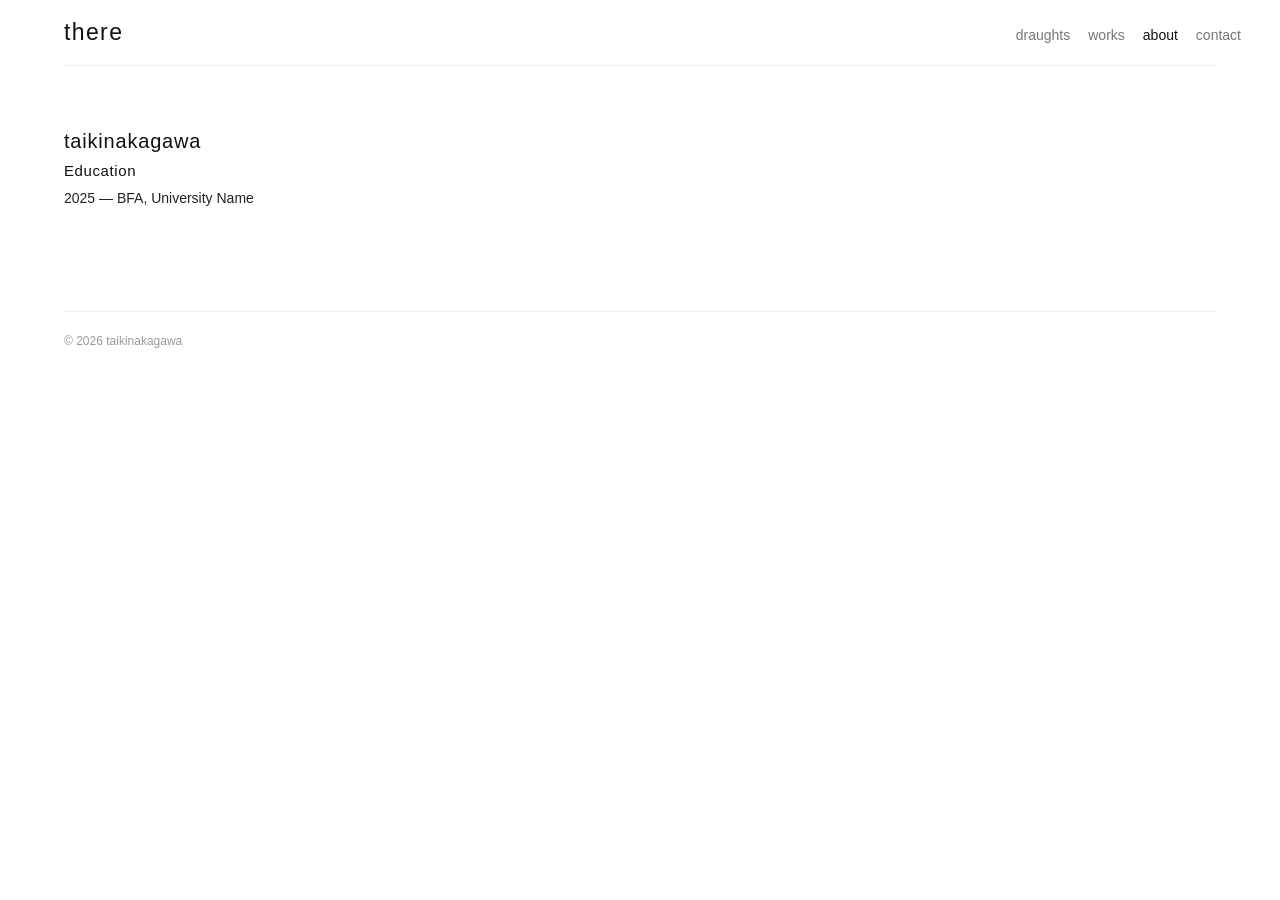
<file: about/index.html>
<!DOCTYPE html>
<html lang="en">
<head>
    <meta charset="UTF-8">
    <meta name="viewport" content="width=device-width, initial-scale=1.0">
    <title>About — us</title>
    <link rel="stylesheet" href="../style.css">
</head>
<body>

    <header class="site-header">
        <div class="site-title">
            <a href="../index.html">there</a>
        </div>
        <nav class="site-nav">
             <a href="../index.html#draughts">draughts</a>
            <a href="../index.html">works</a>
            <a href="./" class="active">about</a>
            <a href="../contact/">contact</a>
        </nav>
    </header>

    <main class="text-page">
        <section class="bio-section">
            <h1>taikinakagawa</h1>
        </section>

        <section class="cv-section">
            <h1>Education</h1>
            <ul>
                <li>2025 — BFA, University Name</li>
            </ul>
        </section>

        
    </main>

    </main>

    <footer class="site-footer">
        <p>&copy; 2026 taikinakagawa</p>
    </footer>

</body>
</html>
</file>
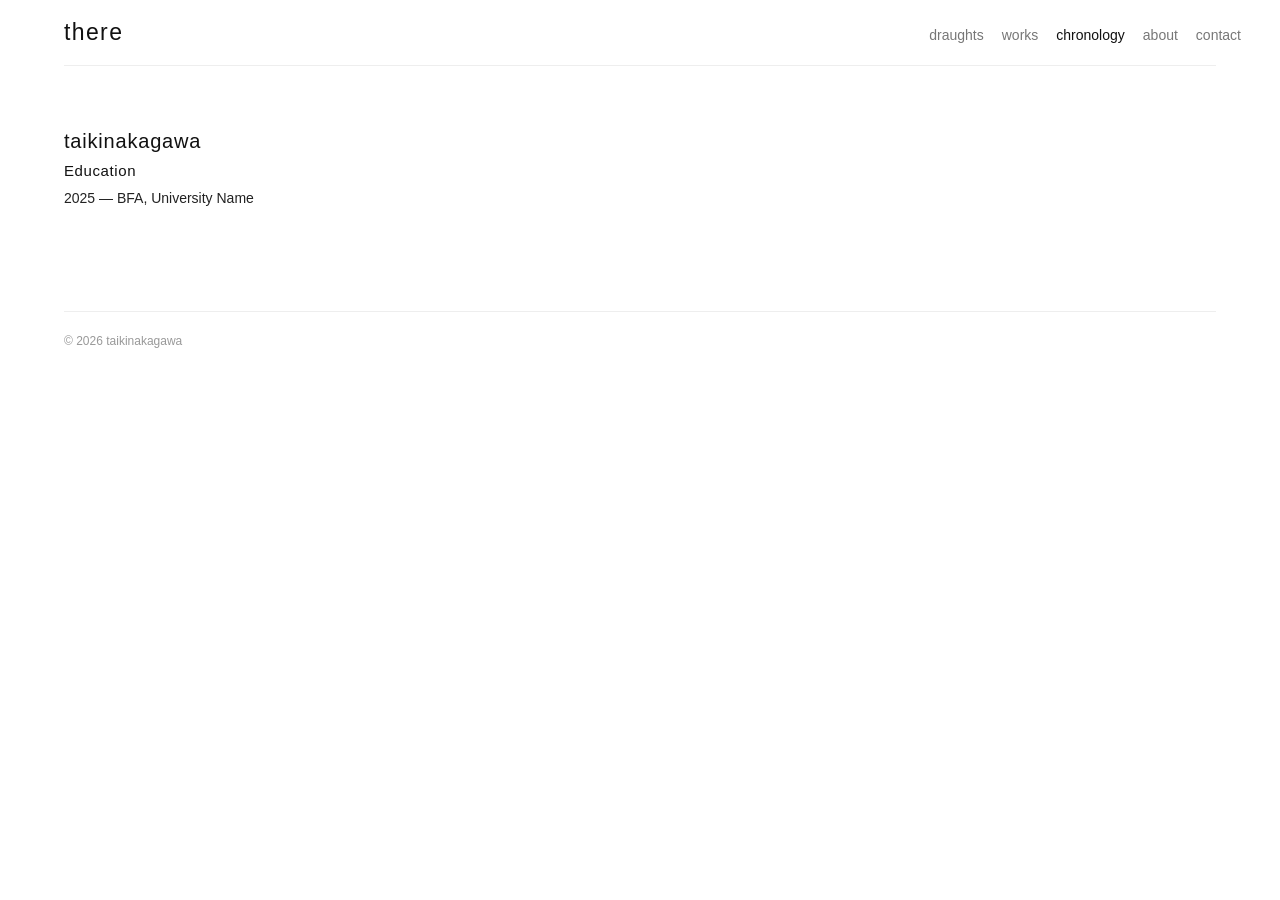
<file: chronology/index.html>
<!DOCTYPE html>
<html lang="en">
<head>
    <meta charset="UTF-8">
    <meta name="viewport" content="width=device-width, initial-scale=1.0">
    <title>About — us</title>
    <link rel="stylesheet" href="../style.css">
</head>
<body>

    <header class="site-header">
        <div class="site-title">
            <a href="../index.html">there</a>
        </div>
        <nav class="site-nav">
             <a href="../index.html#draughts">draughts</a>
            <a href="../index.html">works</a>
            <a href="./"class="active">chronology</a>
            <a href="../about/">about</a>
            <a href="../contact/">contact</a>
        </nav>
    </header>

    <main class="text-page">
        <section class="bio-section">
            <h1>taikinakagawa</h1>
        </section>

        <section class="cv-section">
            <h1>Education</h1>
            <ul>
                <li>2025 — BFA, University Name</li>
            </ul>
        </section>

    
    </main>

    </main>

    <footer class="site-footer">
        <p>&copy; 2026 taikinakagawa</p>
    </footer>

</body>
</html>
</file>
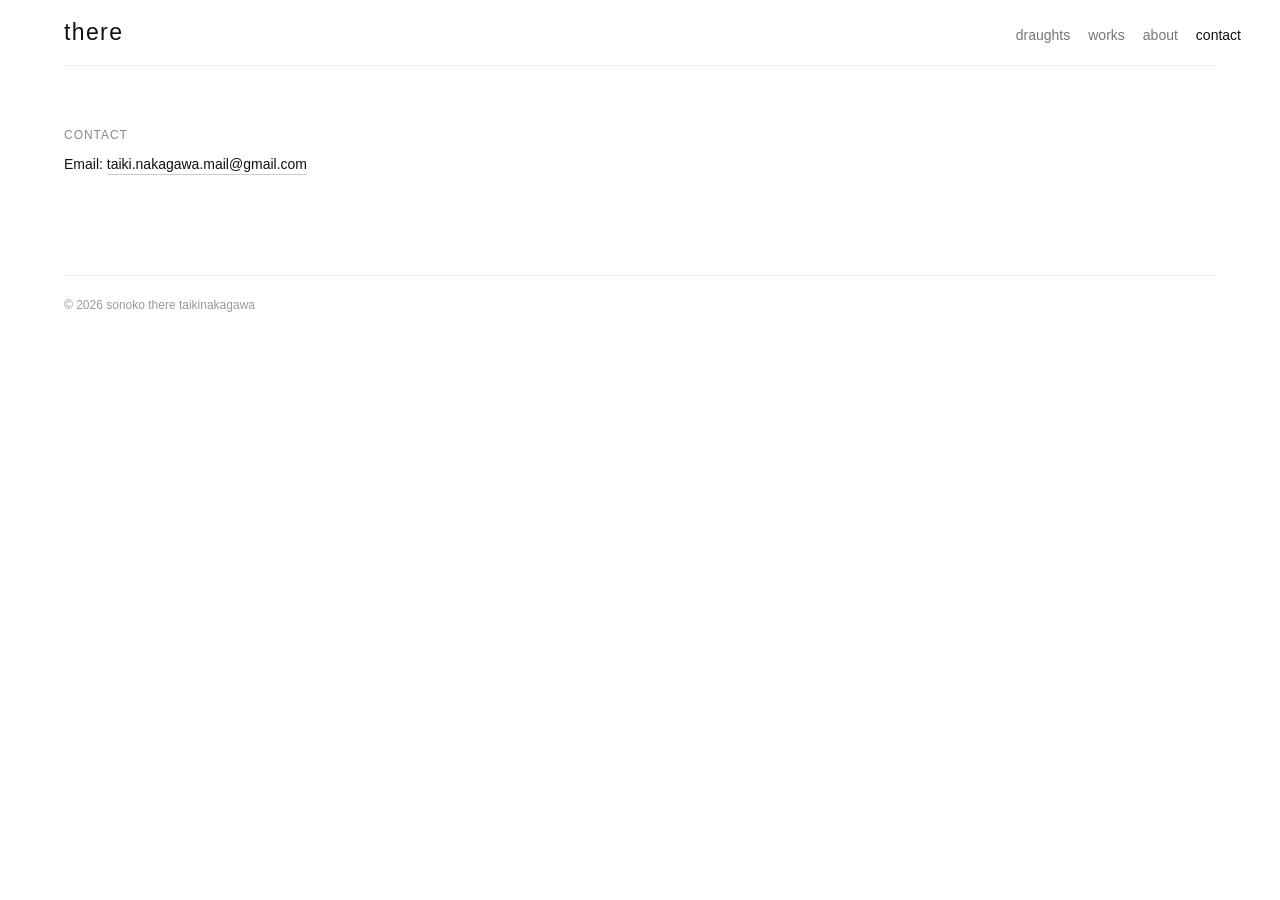
<file: contact/index.html>
<!DOCTYPE html>
<html lang="en">
<head>
    <meta charset="UTF-8">
    <meta name="viewport" content="width=device-width, initial-scale=1.0">
    <title>Contact </title>
    <link rel="stylesheet" href="../style.css">
</head>
<body>

    <header class="site-header">
        <div class="site-title">
            <a href="../index.html">there</a>
        </div>
        <nav class="site-nav">
             <a href="../index.html#draughts">draughts</a>
            <a href="../index.html">works</a>
            <a href="../about/">about</a>
            <a href="./" class="active">contact</a>
        </nav>
    </header>

    <main class="text-page">
        <section class="contact-section">
            <h2>Contact</h2>
            <p>Email: <a href="mailto:taiki.nakagawa.mail@gmail.com">taiki.nakagawa.mail@gmail.com</a></p>
        </section>
    </main>

    <footer class="site-footer">
        <p>&copy; 2026 sonoko there taikinakagawa</p>
    </footer>

</body>
</html>
</file>
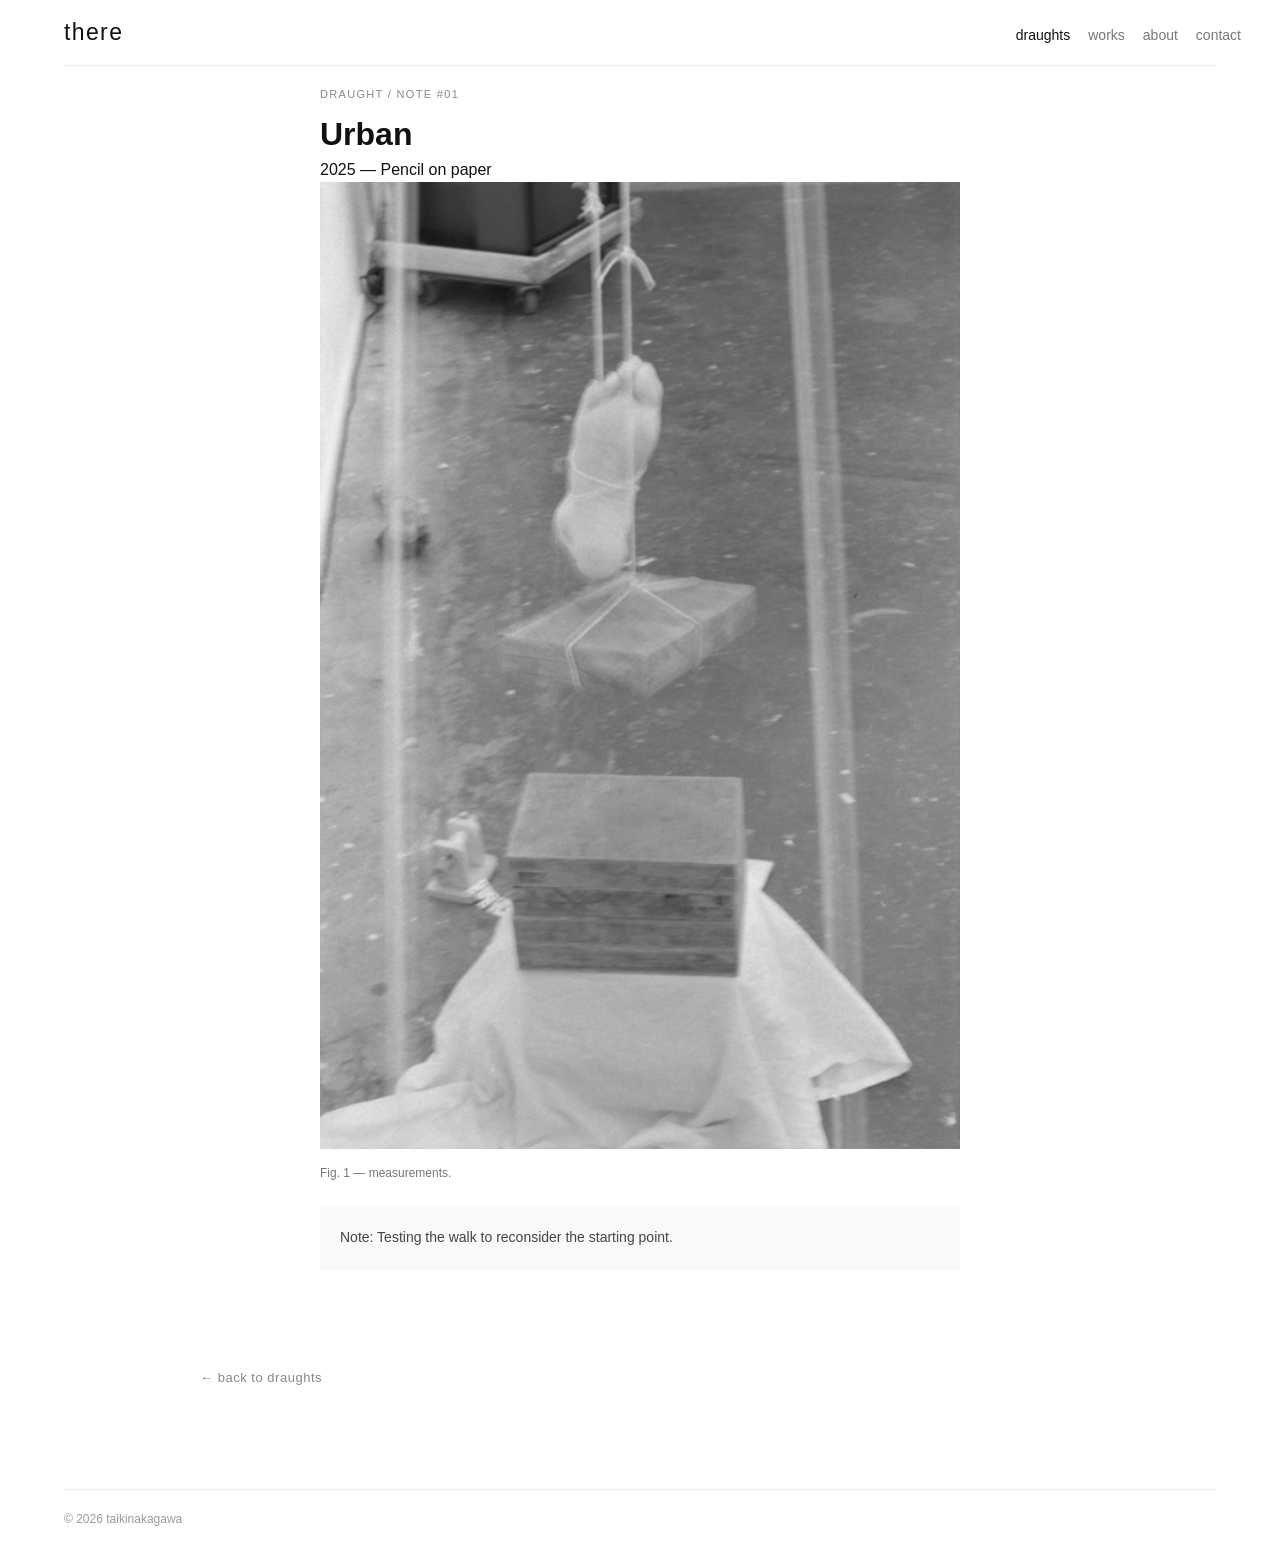
<file: draughts/draught1/index.html>
<!DOCTYPE html>
<html lang="en">
<head>
    <meta charset="UTF-8">
    <meta name="viewport" content="width=device-width, initial-scale=1.0">
    <title>Draught: Study for Urban Walk #01 — taikinakagawa</title>
    <link rel="stylesheet" href="../../style.css">
</head>
<body>

    <header class="site-header">
        <div class="site-title">
            <a href="../../index.html">there</a>
        </div>
        <nav class="site-nav">
            <a href="../../index.html#draughts" class="active">draughts</a>
            <a href="../../index.html">works</a>
            <a href="../../about/">about</a>
            <a href="../../contact/">contact</a>
        </nav>
    </header>

    <!-- draughts 専用のクラス（draught-detail） -->
    <main class="draught-detail">
        <div class="draught-header">
            <span class="draught-label">DRAUGHT / NOTE #01</span>
            <h1>Urban</h1>
            <p class="draught-meta">2025 — Pencil on paper</p>
        </div>

        <!-- スケッチとメモが交互に並ぶ構成 -->
        <div class="draught-stream">
            <figure class="draught-entry">
                <img src="../../images/11.2025.jpg" alt="Sketch 1">
                <figcaption>Fig. 1 — measurements.</figcaption>
            </figure>

            <div class="draught-note">
                <p>Note: Testing the walk to reconsider the starting point.</p>
            </div>
        </div>

        <div class="detail-back">
            <!-- 戻るボタンも draughts タブに直接戻る -->
            <a href="../../index.html#draughts">&larr; back to draughts</a>
        </div>
    </main>

    <footer class="site-footer">
        <p>&copy; 2026 taikinakagawa</p>
    </footer>

</body>
</html>
</file>
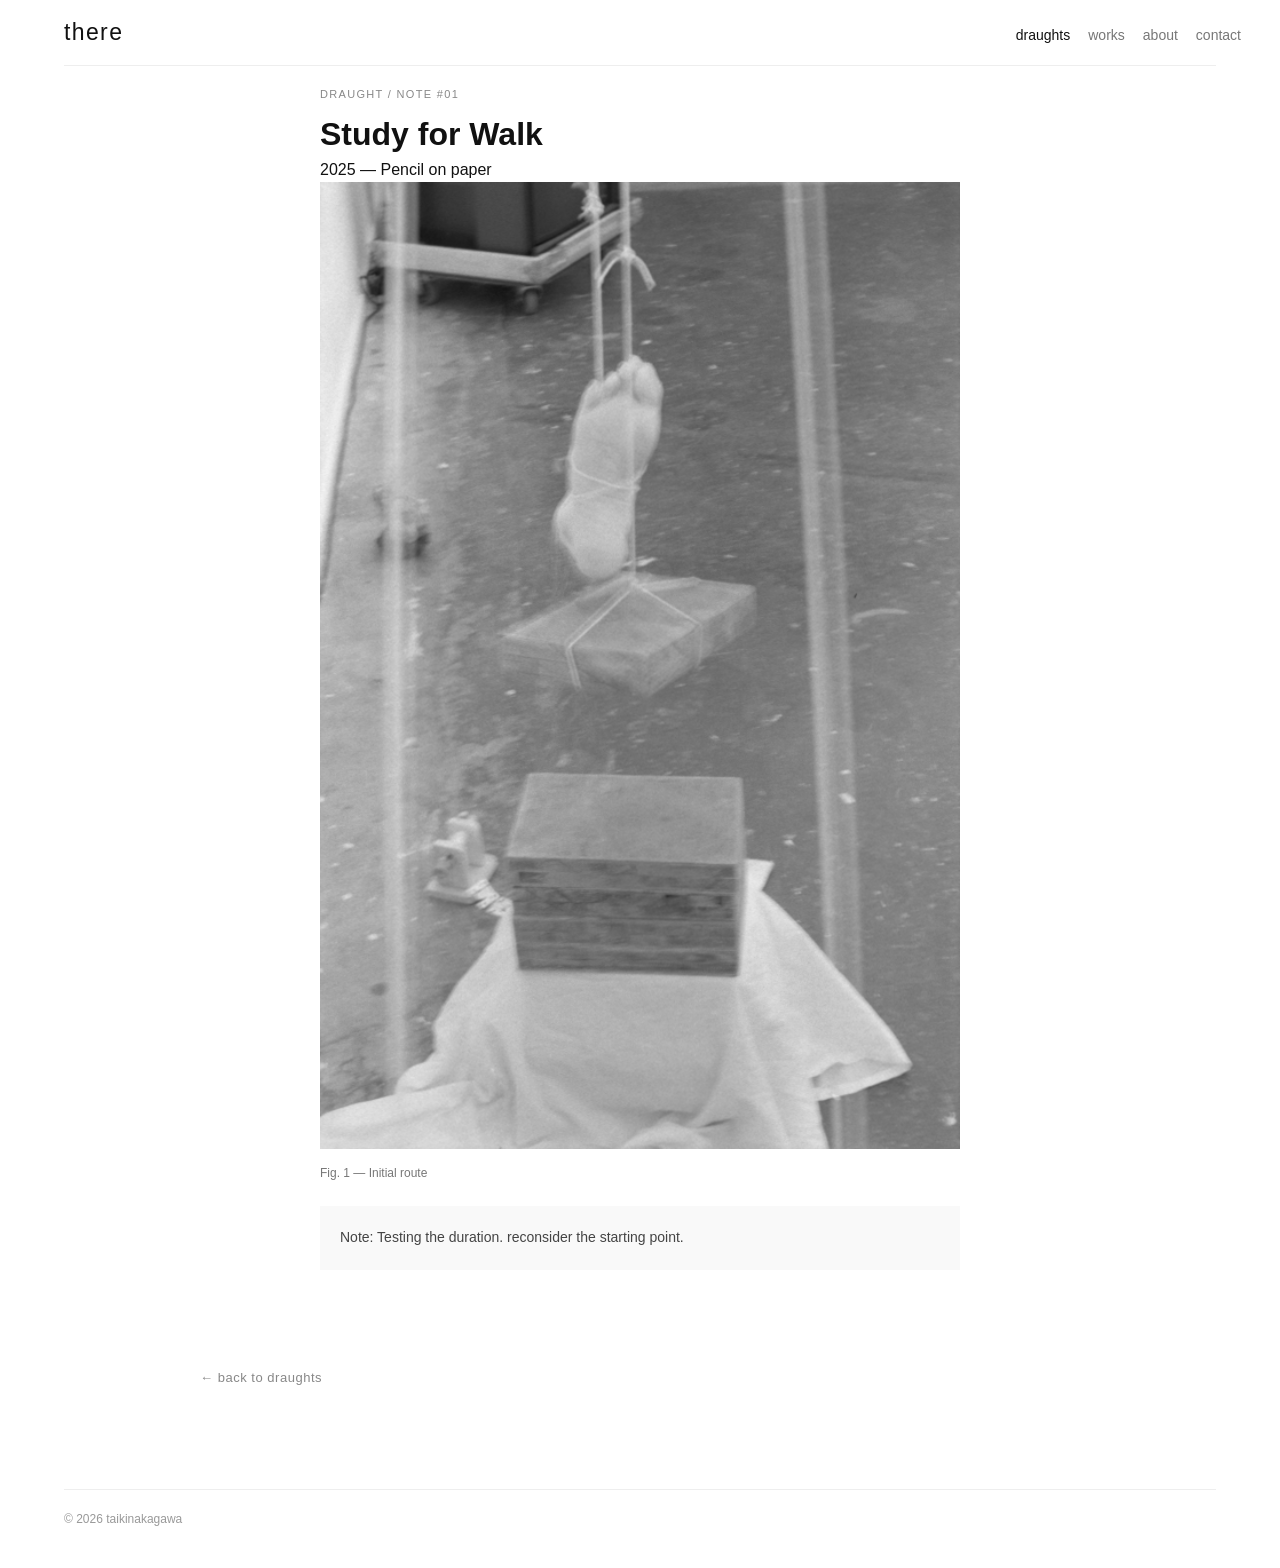
<file: draughts/draught2/index.html>
<!DOCTYPE html>
<html lang="en">
<head>
    <meta charset="UTF-8">
    <meta name="viewport" content="width=device-width, initial-scale=1.0">
    <title>Draught: Study for Urban Walk #01 — taikinakagawa</title>
    <link rel="stylesheet" href="../../style.css">
</head>
<body>

    <header class="site-header">
        <div class="site-title">
            <a href="../../index.html">there</a>
        </div>
        <nav class="site-nav">
            <a href="../../index.html#draughts" class="active">draughts</a>
            <a href="../../index.html">works</a>
            <a href="../../about/">about</a>
            <a href="../../contact/">contact</a>
        </nav>
    </header>

    <!-- draughts 専用のクラス（draught-detail） -->
    <main class="draught-detail">
        <div class="draught-header">
            <span class="draught-label">DRAUGHT / NOTE #01</span>
            <h1>Study for Walk</h1>
            <p class="draught-meta">2025 — Pencil on paper</p>
        </div>

        <!-- スケッチとメモが交互に並ぶ構成 -->
        <div class="draught-stream">
            <figure class="draught-entry">
                <img src="../../images/11.2025.jpg" alt="Sketch 1">
                <figcaption>Fig. 1 — Initial route</figcaption>
            </figure>

            <div class="draught-note">
                <p>Note: Testing the duration. reconsider the starting point.</p>
            </div>
        </div>

        <div class="detail-back">
            <!-- 戻るボタンも draughts タブに直接戻る -->
            <a href="../../index.html#draughts">&larr; back to draughts</a>
        </div>
    </main>

    <footer class="site-footer">
        <p>&copy; 2026 taikinakagawa</p>
    </footer>

</body>
</html>
</file>
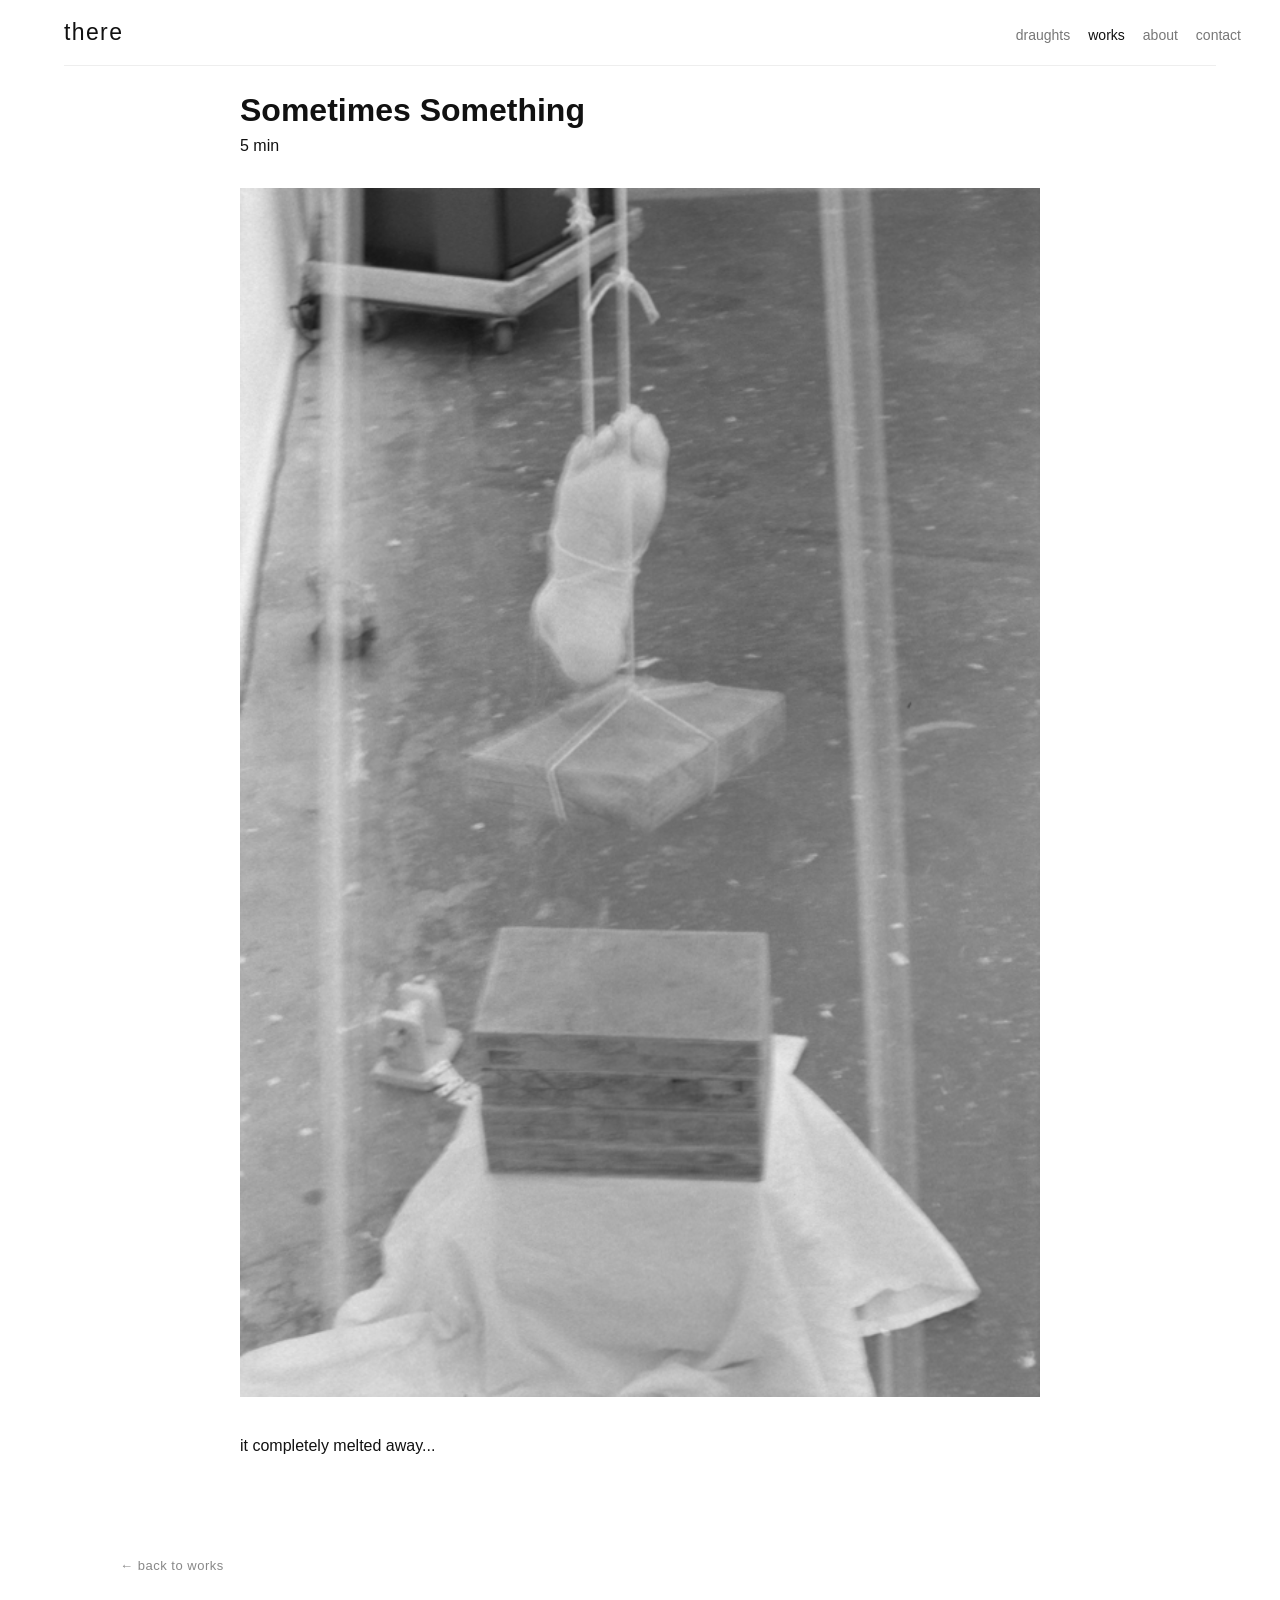
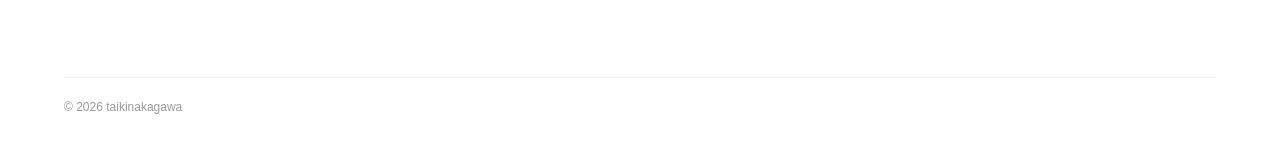
<file: works/work1/index.html>
<!DOCTYPE html>
<html lang="en">
<head>
    <meta charset="UTF-8">
    <meta name="viewport" content="width=device-width, initial-scale=1.0">
    <title>Sometimes Making Something Leads to Nothing — taikinakagawa</title>
    <!-- 2階層上の style.css を読み込むため ../../ を使用 -->
    <link rel="stylesheet" href="../../style.css">
</head>
<body>

    <header class="site-header">
        <div class="site-title">
            <a href="../../index.html">there</a>
        </div>
        <nav class="site-nav">
            <a href="../../index.html#draughts">draughts</a>
            <a href="../../index.html" class="active">works</a>
            <a href="../../about/">about</a>
            <a href="../../contact/">contact</a>
        </nav>
    </header>

    <!-- works 専用のクラス（work-detail） -->
    <main class="work-detail">
        <div class="detail-header">
            <h1>Sometimes Something</h1>
            <p class="detail-meta"> 5 min</p>
        </div>

        <div class="detail-media">
            <img src="../../images/11.2025.jpg" alt="Main view">
        </div>

        <div class="detail-description">
            <p>it completely melted away...</p>
        </div>

        <div class="detail-back">
            <a href="../../index.html">&larr; back to works</a>
        </div>
    </main>

    <footer class="site-footer">
        <p>&copy; 2026 taikinakagawa</p>
    </footer>

</body>
</html>
</file>
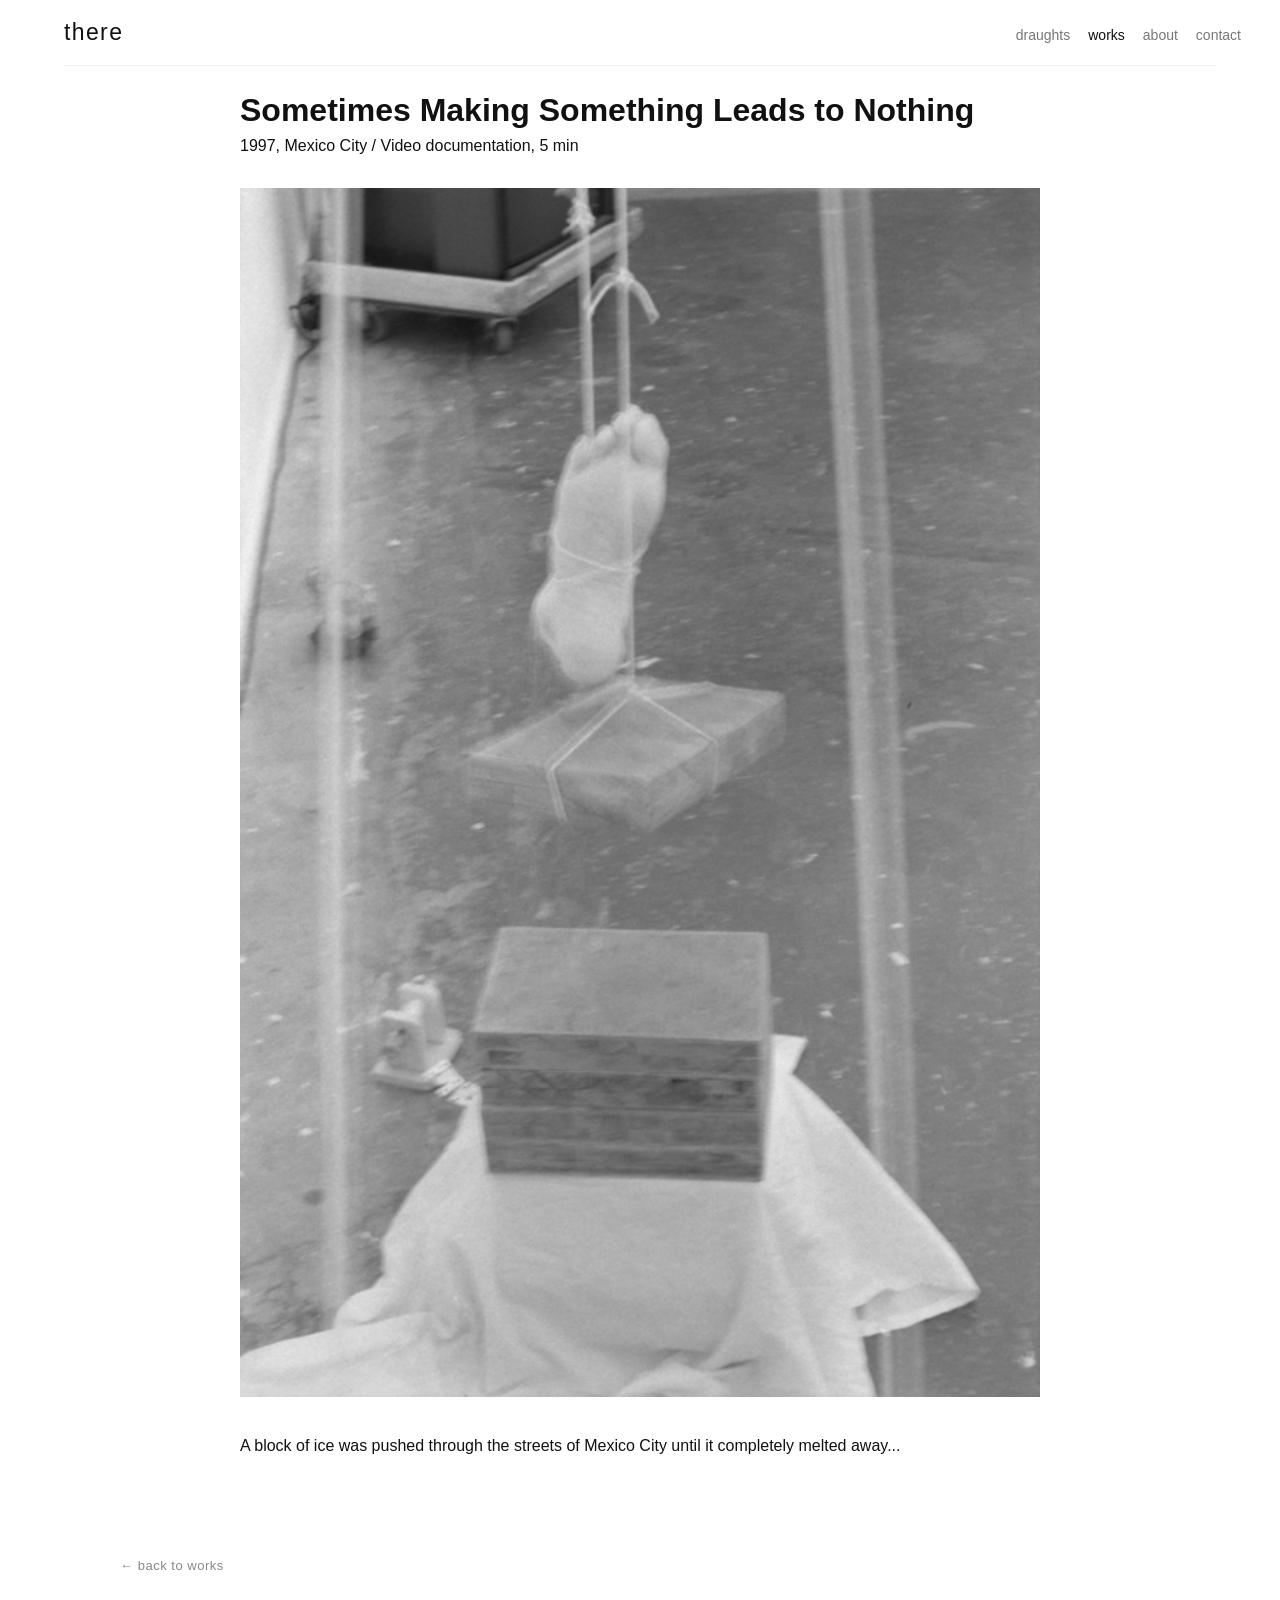
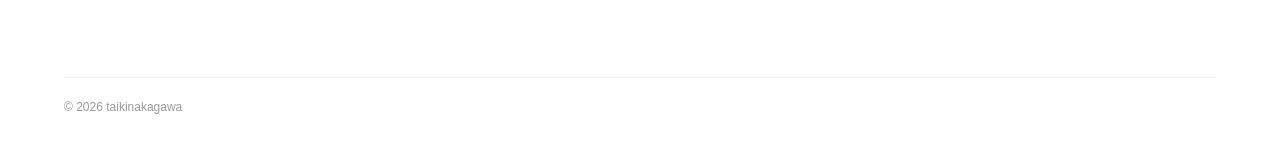
<file: works/work2/index.html>
<!DOCTYPE html>
<html lang="en">
<head>
    <meta charset="UTF-8">
    <meta name="viewport" content="width=device-width, initial-scale=1.0">
    <title>Sometimes Making Something Leads to Nothing — taikinakagawa</title>
    <!-- 2階層上の style.css を読み込むため ../../ を使用 -->
    <link rel="stylesheet" href="../../style.css">
</head>
<body>

    <header class="site-header">
        <div class="site-title">
            <a href="../../index.html">there</a>
        </div>
        <nav class="site-nav">
            <a href="../../index.html#draughts">draughts</a>
            <a href="../../index.html" class="active">works</a>
            <a href="../../about/">about</a>
            <a href="../../contact/">contact</a>
        </nav>
    </header>

    <!-- works 専用のクラス（work-detail） -->
    <main class="work-detail">
        <div class="detail-header">
            <h1>Sometimes Making Something Leads to Nothing</h1>
            <p class="detail-meta">1997, Mexico City / Video documentation, 5 min</p>
        </div>

        <div class="detail-media">
            <img src="../../images/11.2025.jpg" alt="Main view">
        </div>

        <div class="detail-description">
            <p>A block of ice was pushed through the streets of Mexico City until it completely melted away...</p>
        </div>

        <div class="detail-back">
            <a href="../../index.html">&larr; back to works</a>
        </div>
    </main>

    <footer class="site-footer">
        <p>&copy; 2026 taikinakagawa</p>
    </footer>

</body>
</html>
</file>
<file: style.css>
/* ベース設定 */
* {
    box-sizing: border-box;
    margin: 0;
    padding: 0;
}

body {
    font-family: "Helvetica Neue", Helvetica, Arial, sans-serif;
    background-color: #ffffff;
    color: #111111;
    line-height: 1.5;
    padding: 40px 5%;
    -webkit-font-smoothing: antialiased;
}

a {
    color: inherit;
    text-decoration: none;
}

/* ヘッダー（アーティスト名とナビゲーション） */
.site-header {
    display: flex;
    justify-content: space-between;
    align-items: baseline;
    margin-top: -25px;
    margin-bottom: 20px;
    padding-bottom: 15px;
    padding-left: 5px; 
    border-bottom: 1px solid #eeeeee;
}

.site-title a {
    font-size: 23px;
    font-weight: 500;
    letter-spacing: 0.06em;
    margin-left: -25px;
    padding-left: 20px;
}

.site-nav {
    display: flex;
    gap: 18px;
    font-size: 14px;
    color: #777777;
    margin-right: -25px;
}

.site-nav a:hover,
.site-nav a.active {
    color: #111111;
}

/* 作品一覧のグリッドレイアウト */
.archive-grid {
    display: grid;
    grid-template-columns: repeat(auto-fill, minmax(320px, 1fr));
    gap: 50px 32px; /* 縦の余白50px、横の余白32px */
    margin-top: 45px;
}

.work-item a {
    display: block;
}

/* サムネイル画像枠（16:10の比率で統一） */
.thumbnail-wrapper {
    width: 100%;
    aspect-ratio: 16 / 10;
    background-color: #f4f4f4;
    overflow: hidden;
    margin-bottom: 12px;
}

.thumbnail-wrapper img {
    display: block;
    width: 100%;
    height: 100%;
    object-fit: cover;
    transition: opacity 0.3s ease;
}

/* ホバー時に少しだけフェードさせる演出 */
.work-item a:hover .thumbnail-wrapper img {
    opacity: 0.8;
}

/* 作品タイトル・制作年・場所の表記 */
.work-title {
    font-size: 14px;
    font-weight: 500;
    color: #111111;
    margin-bottom: 2px;
}

.work-info {
    font-size: 13px;
    color: #777777;
}

/* フッター */
.site-footer {
    margin-top: 100px;
    padding-top: 20px;
    border-top: 1px solid #eeeeee;
    font-size: 12px;
    color: #999999;
}

/* works 詳細ページ（中央寄せ・ゆったりしたレイアウト） */
.work-detail {
    max-width: 800px;
    margin: 0 auto;
}
.work-detail img {
    width: 100%;
    height: auto;
    margin: 30px 0;
}

/* draughts 詳細ページ（少し幅を狭め、ラベルやメモ風のスタイルを適用） */
.draught-detail {
    max-width: 640px;
    margin: 0 auto;
}
.draught-label {
    font-size: 11px;
    letter-spacing: 0.12em;
    color: #888888;
    display: block;
    margin-bottom: 8px;
}
.draught-note {
    background-color: #f9f9f9;
    padding: 20px;
    margin: 24px 0;
    font-size: 14px;
    line-height: 1.7;
    color: #444444;
}
.draught-entry img {
    width: 100%;
    height: auto;
}
.draught-entry figcaption {
    font-size: 12px;
    color: #777777;
    margin-top: 8px;
}

/* =========================================
   About / Chronology テキストページ用スタイル
   ========================================= */
.text-page {
    max-width: 640px;
    margin-top: 60px;
}

/* 名前（h1: taikinakagawa） */
.bio-section h1 {
    font-size: 20px;
    font-weight: 500;
    letter-spacing: 0.04em;
    color: #111111;
    margin-bottom: 4px;
}

/* 生年（p: b.2000） */
.bio-section p {
    font-size: 14px;
    font-weight: 400;
    color: #777777;
    margin-bottom: 45px;
}

.cv-section h1 {
    font-size: 15px;
    font-weight: 500;
    letter-spacing: 0.04em;
    color: #111111;
    margin-bottom: 4px;
}

/* 経歴リスト（ul / li） */
.cv-section ul {
    list-style: none;
    margin-bottom: 50px;
}

.cv-section li {
    font-size: 14px;
    font-weight: 400;
    line-height: 1.8;
    color: #222222;
    margin-bottom: 8px;
}

/* リスト内の年号（strong: 202X） */
.cv-section li strong {
    font-weight: 500;
    color: #111111;
}

/* Contact 見出し（h2） */
.contact-section h2 {
    font-size: 12px;
    font-weight: 500;
    text-transform: uppercase;
    letter-spacing: 0.08em;
    color: #888888;
    margin-bottom: 10px;
}

/* Contact 本文・メールアドレス */
.contact-section p {
    font-size: 14px;
    font-weight: 400;
    color: #111111;
}

.contact-section a {
    border-bottom: 1px solid #cccccc;
    padding-bottom: 2px;
    transition: border-color 0.2s ease;
}

.contact-section a:hover {
    border-color: #111111;
}

.detail-back {
    margin-top: 95px; /* 解説文（detail-description）から大きく離して独立させる */
    margin-left: -120px;
    text-align: left; /* 左揃えを明示 */
}

.detail-back a {
    display: inline-block;
    font-size: 13px;       /* 本文より少し小さくして機能リンクとして区別する */
    font-weight: 400;
    letter-spacing: 0.04em;
    color: #888888;        /* 通常時は少し薄めのグレー（濃度調整はここを変更） */
    transition: color 0.2s ease, transform 0.2s ease;
}

/* マウスを乗せた（ホバーした）時の変化 */
.detail-back a:hover {
    color: #111111;        /* 黒く濃くしてクリックできることを明確にする */
    transform: translateX(-4px); /* 矢印の方向に4pxだけスッと左に動く演出 */
}

/* スマートフォン向けの余白調整（上書きが効くよう一番下に配置） */
@media (max-width: 600px) {
    body {
        padding: 25px 20px;
    }
    .site-header {
        flex-direction: column;
        gap: 15px;
        margin-bottom: 40px;
        padding-top: 10px;
    }
    .site-nav {
        margin-top: -9px;
    }
    .archive-grid {
        grid-template-columns: 1fr;
        gap: 40px;
    }
}
</file>
